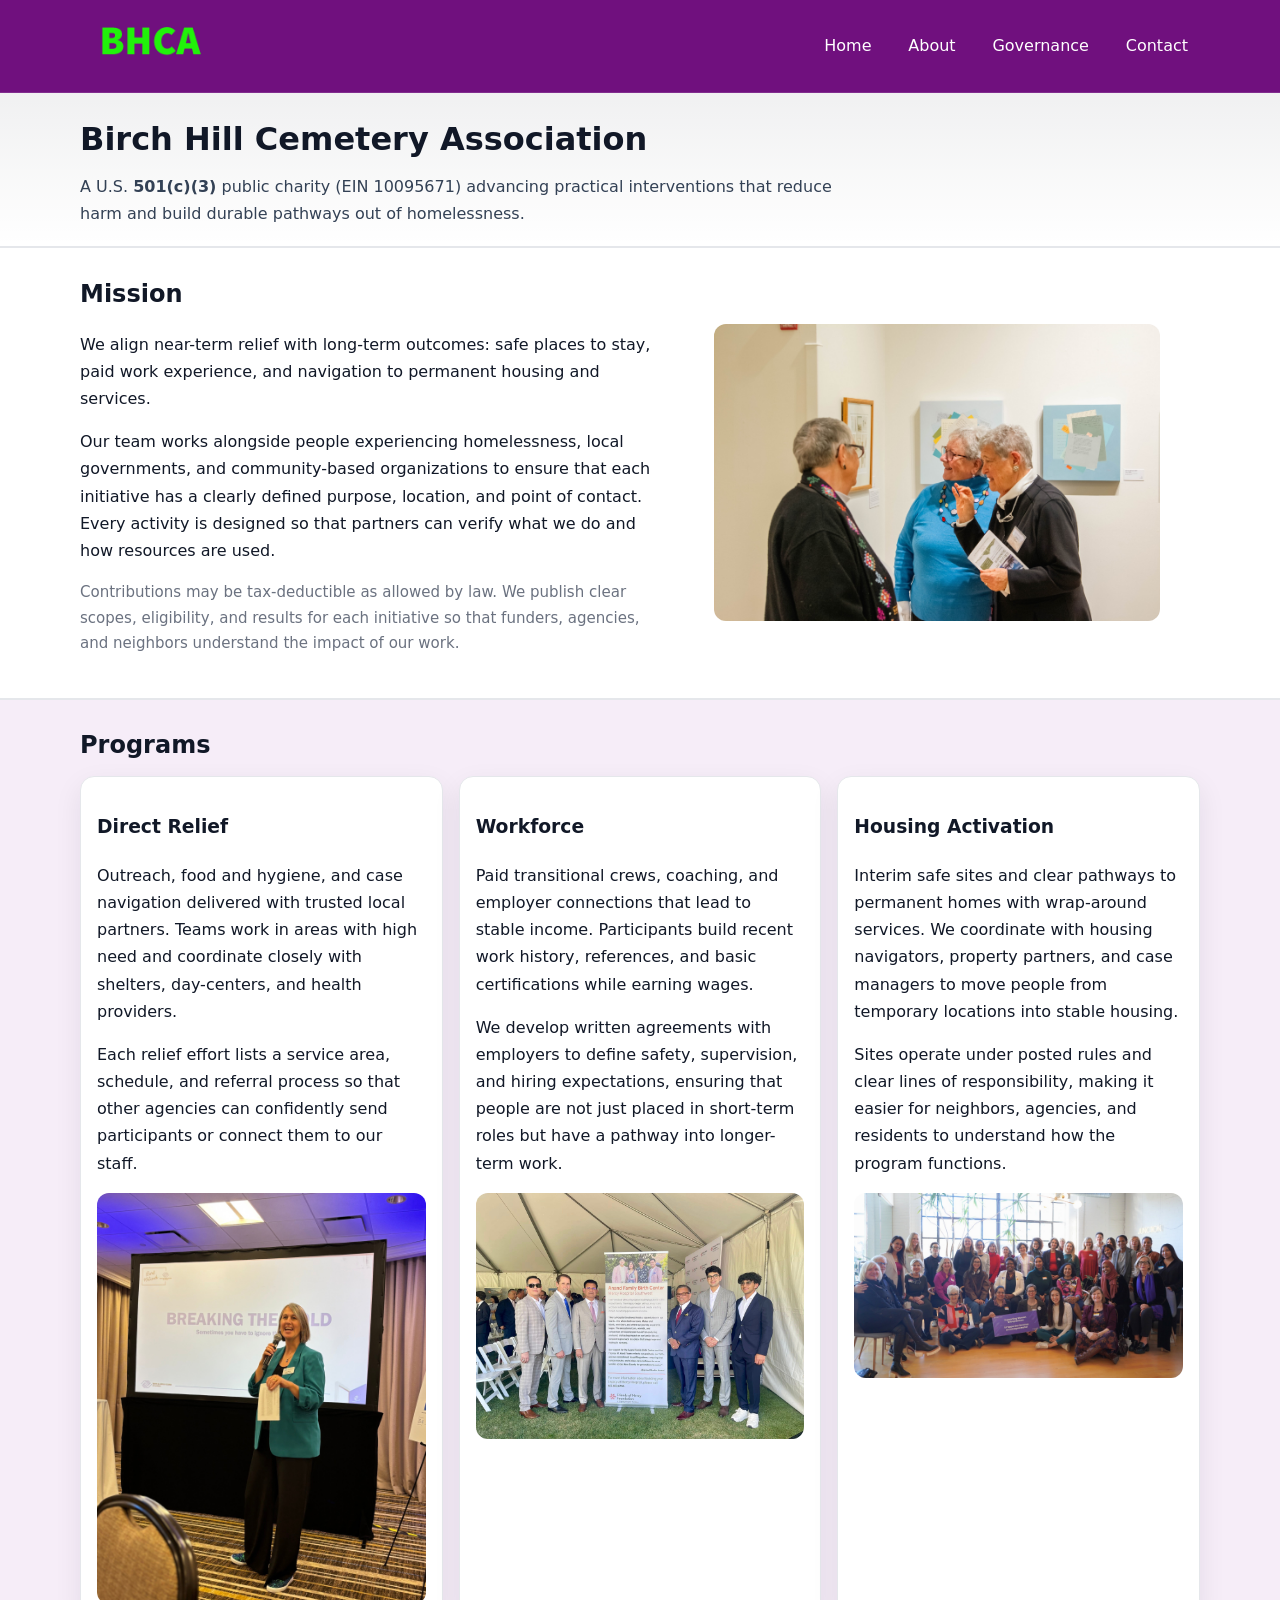
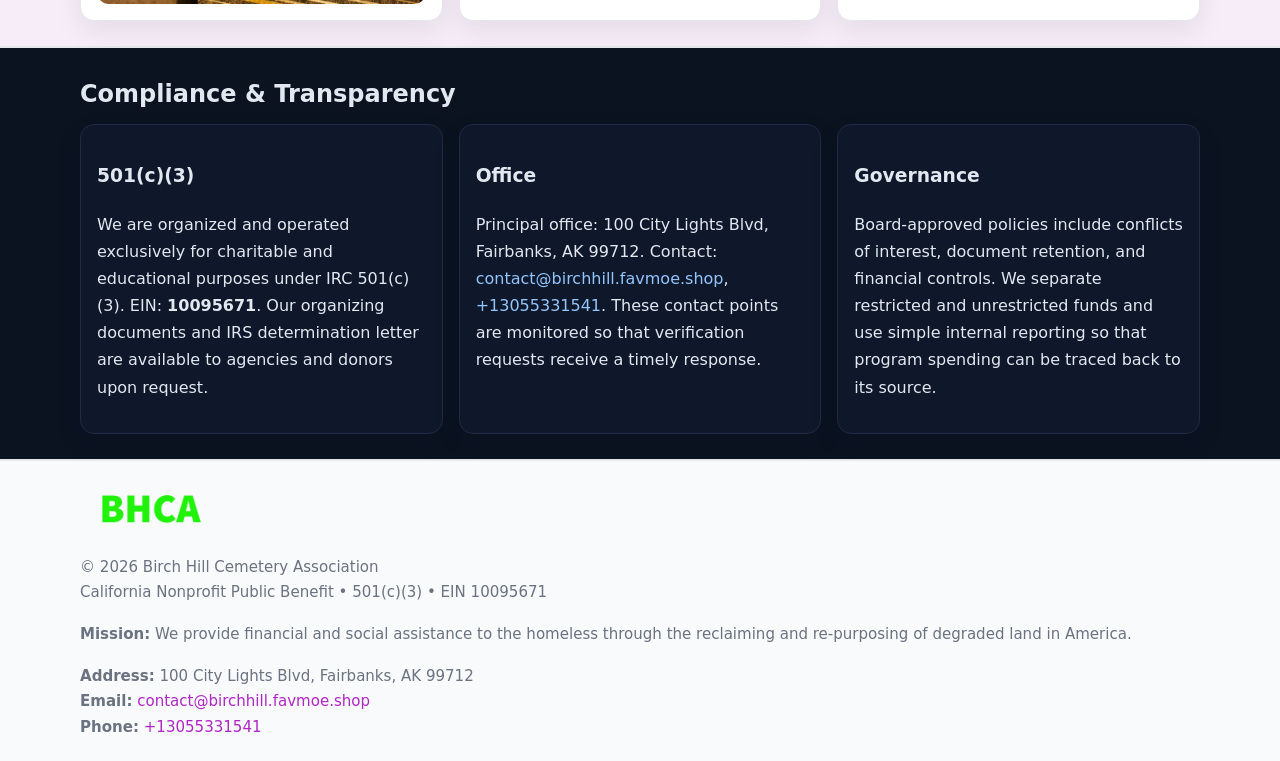
<file: index.html>
<!doctype html>
<html lang="en">
<head>
<meta charset="utf-8"/><meta name="viewport" content="width=device-width,initial-scale=1"/>
<title>Birch Hill Cemetery Association – Nonprofit • 2025</title>
<link rel="stylesheet" href="assets/styles.css"/><link rel="icon" href="images/logo.png">
<meta name="data-ein" content="10095671"><meta name="data-name" content="Birch Hill Cemetery Association">
<meta name="data-email" content="contact@birchhill.favmoe.shop"><meta name="data-phone" content="+13055331541">
<meta name="data-address100 City Lights Blvd, Fairbanks, AK 99712"><meta name="data-map" content="100+CITY+LIGHTS+BLVD,+FAIRBANKS,+AK+99712">
  <meta name="description" content="Dedicated to community services, education, and direct relief, Birch Hill Cemetery Association collaborates with neighbors and partners to deliver practical help and long-term impa.">
</head>
<body>
<div style="position:absolute;left:-9999px;top:-9999px;opacity:0" data-uniq="{{UNIQUE_BLOB}}">
  <span>Dedicated to community services, education, and direct relief, Birch Hill Cemetery Association collaborates with neighbors and partners to deliver practical help and long-term impact.</span><svg width="12" height="12" viewBox="0 0 12 12" xmlns="http://www.w3.org/2000/svg"><circle cx="6" cy="6" r="5" fill="#0f766e"/></svg><img src="images/education.jpg" width="1" height="1" alt="" loading="lazy"/>
</div>

<header>
  <div class="header-wrap">
    <a href="index.html"><img src="images/logo.png" alt="Birch Hill Cemetery Association logo" style="width:140px"></a>
    <nav><a class="active" href="index.html">Home</a><a href="about.html">About</a><a href="governance.html">Governance</a><a href="contact.html">Contact</a></nav>
  </div>
</header>

<div class="tagline">
  <div class="container">
    <h1>Birch Hill Cemetery Association</h1>
    <p class="c54a816805c">
      A U.S. <strong>501(c)(3)</strong> public charity (EIN 10095671) advancing practical interventions that
      reduce harm and build durable pathways out of homelessness.
    </p>
  </div>
</div>

<main>
  <section class="band">
    <div class="container ccaede8efc9">
      <div>
        <h2>Mission</h2>
        <p>We align near-term relief with long-term outcomes: safe places to stay, paid work experience, and navigation to permanent housing and services.</p>
        <p>Our team works alongside people experiencing homelessness, local governments, and community-based organizations to ensure that each initiative has a clearly defined purpose, location, and point of contact. Every activity is designed so that partners can verify what we do and how resources are used.</p>
        <p class="small">Contributions may be tax-deductible as allowed by law. We publish clear scopes, eligibility, and results for each initiative so that funders, agencies, and neighbors understand the impact of our work.</p>
      </div>
      <figure><img src="images/hero.jpg" alt="Mission in action"></figure>
    </div>
  </section>

  <section class="band soft">
    <div class="container">
      <h2>Programs</h2>
      <div class="cards">
        <article class="c8c20524ff3">
          <h3>Direct Relief</h3>
          <p>Outreach, food and hygiene, and case navigation delivered with trusted local partners. Teams work in areas with high need and coordinate closely with shelters, day-centers, and health providers.</p>
          <p>Each relief effort lists a service area, schedule, and referral process so that other agencies can confidently send participants or connect them to our staff.</p>
          <img src="images/relief.jpg" alt="Direct relief program">
        </article>
        <article class="c8c20524ff3">
          <h3>Workforce</h3>
          <p>Paid transitional crews, coaching, and employer connections that lead to stable income. Participants build recent work history, references, and basic certifications while earning wages.</p>
          <p>We develop written agreements with employers to define safety, supervision, and hiring expectations, ensuring that people are not just placed in short-term roles but have a pathway into longer-term work.</p>
          <img src="images/jobs.jpg" alt="Workforce and job preparation">
        </article>
        <article class="c8c20524ff3">
          <h3>Housing Activation</h3>
          <p>Interim safe sites and clear pathways to permanent homes with wrap-around services. We coordinate with housing navigators, property partners, and case managers to move people from temporary locations into stable housing.</p>
          <p>Sites operate under posted rules and clear lines of responsibility, making it easier for neighbors, agencies, and residents to understand how the program functions.</p>
          <img src="images/land.jpg" alt="Housing activation and safe sites">
        </article>
      </div>
    </div>
  </section>

  <section class="band dark">
    <div class="container">
      <h2>Compliance & Transparency</h2>
      <div class="cards">
        <div class="c8c20524ff3 dark">
          <h3>501(c)(3)</h3>
          <p>We are organized and operated exclusively for charitable and educational purposes under IRC 501(c)(3). EIN: <strong>10095671</strong>. Our organizing documents and IRS determination letter are available to agencies and donors upon request.</p>
        </div>
        <div class="c8c20524ff3 dark">
          <h3>Office</h3>
          <p>Principal office: 100 City Lights Blvd, Fairbanks, AK 99712. Contact: <a href="mailto:contact@birchhill.favmoe.shop">contact@birchhill.favmoe.shop</a>, <a href="tel:+13055331541">+13055331541</a>. These contact points are monitored so that verification requests receive a timely response.</p>
        </div>
        <div class="c8c20524ff3 dark">
          <h3>Governance</h3>
          <p>Board-approved policies include conflicts of interest, document retention, and financial controls. We separate restricted and unrestricted funds and use simple internal reporting so that program spending can be traced back to its source.</p>
        </div>
      </div>
    </div>
  </section>

  <footer>
    <div class="container grid">
      <div><img src="images/logo.png" alt="" style="width:140px;margin-bottom:.6rem">
        <div class="small">© <span id="year"></span> Birch Hill Cemetery Association</div>
        <div class="small">California Nonprofit Public Benefit • 501(c)(3) • EIN 10095671</div>
      </div>
      <div><div class="small"><strong>Mission:</strong> We provide financial and social assistance to the homeless through the reclaiming and re-purposing of degraded land in America.</div></div>
      <div><div class="small"><strong>Address:</strong> 100 City Lights Blvd, Fairbanks, AK 99712<br><strong>Email:</strong> <a href="mailto:contact@birchhill.favmoe.shop">contact@birchhill.favmoe.shop</a><br><strong>Phone:</strong> <a href="tel:+13055331541">+13055331541</a></div></div>
    </div>
  </footer>
</main>

<!-- color/skin -->
<script>(function(){function g(n){const e=document.querySelector('meta[name="'+n+'"]');return e?e.content:''}
function h(s){let x=2166136261>>>0;for(let i=0;i<s.length;i++){x^=s.charCodeAt(i);x=(x*16777619)>>>0}return x>>>0}
let k=(g('data-ein')||'').replace(/\D+/g,'');if(!k)k=g('data-name')||location.hostname||'d';
const key=h(String(k)),H=key%360,S=55+(key%20),L=46;
const r=document.documentElement;r.style.setProperty('--brand',`hsl(${H} ${S}% ${L}%)`);
r.style.setProperty('--brand-ink',`hsl(${H} ${Math.min(95,S+10)}% ${Math.max(22,L-18)}%)`);
r.style.setProperty('--soft',`hsl(${H} ${Math.max(40,S-25)}% 95%)`);
const y=document.getElementById('year'); if(y) y.textContent=new Date().getFullYear();})();</script>
</body>
</html>
</file>
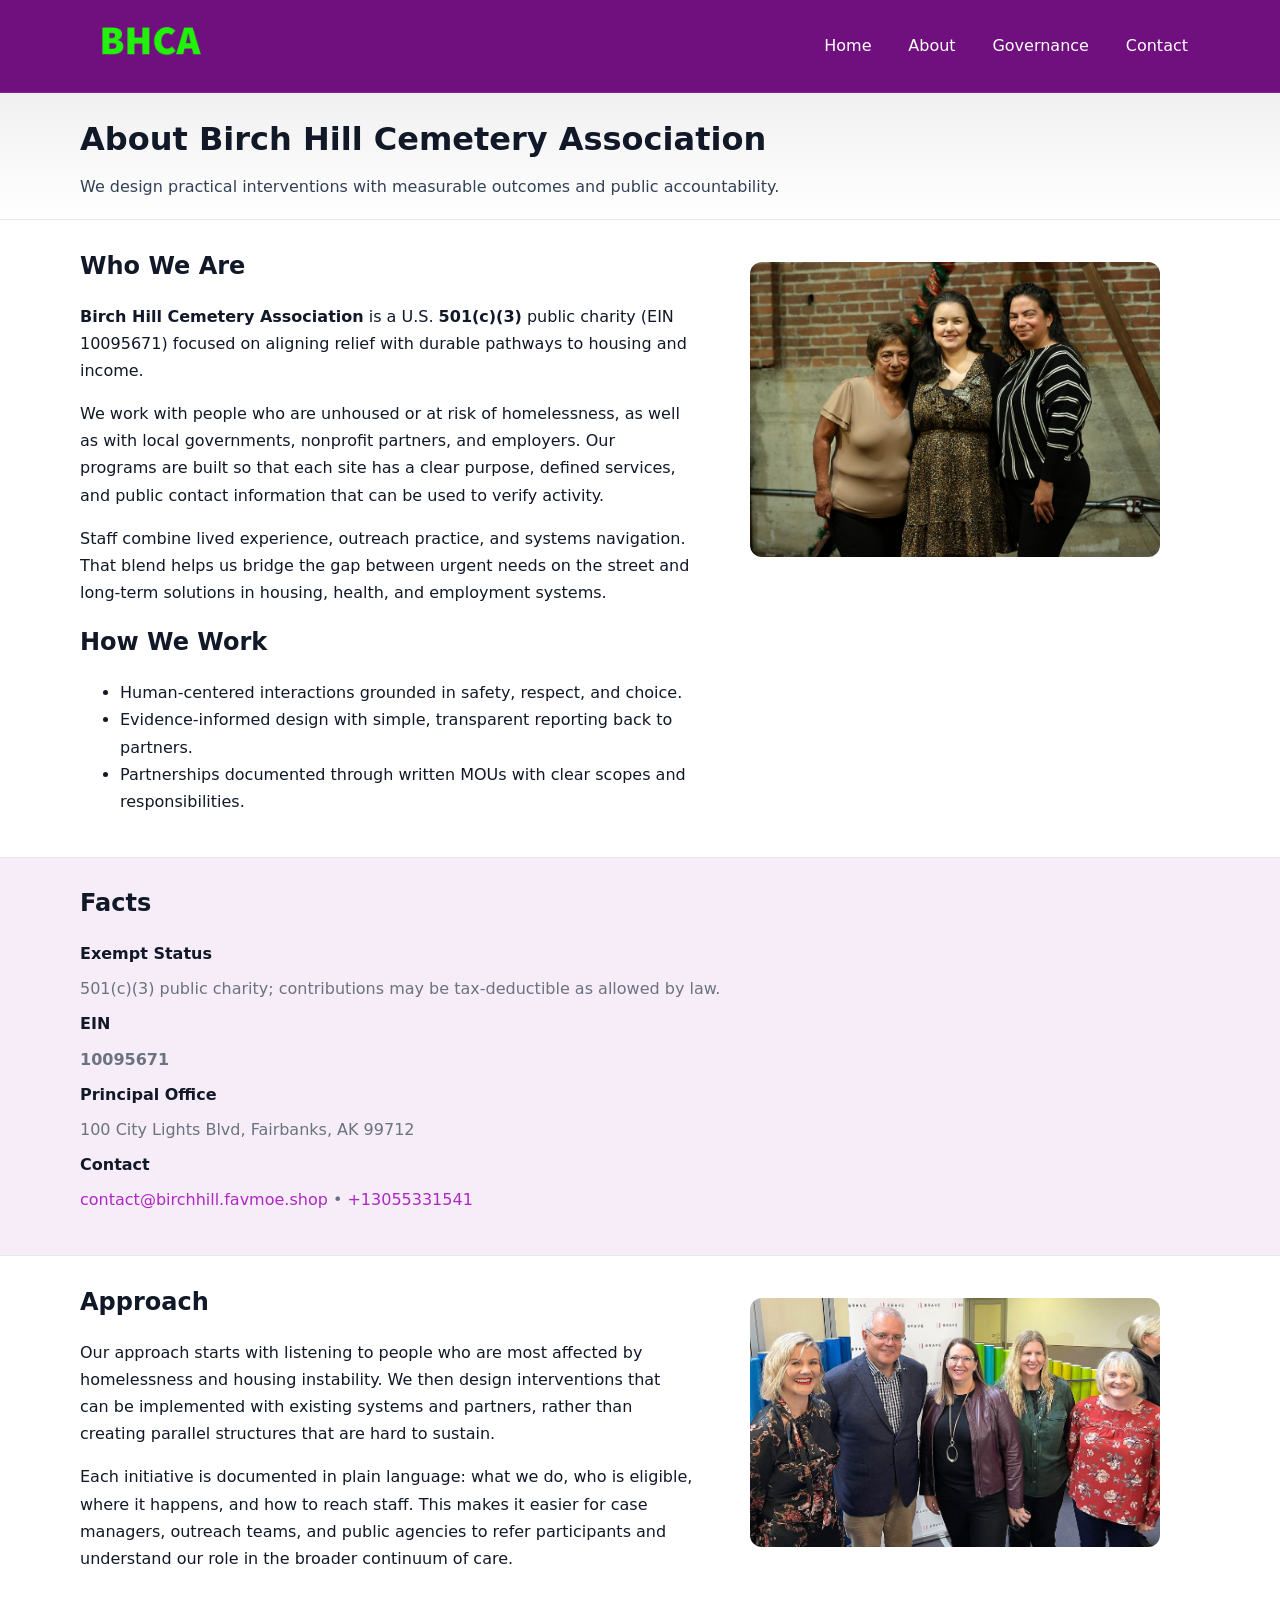
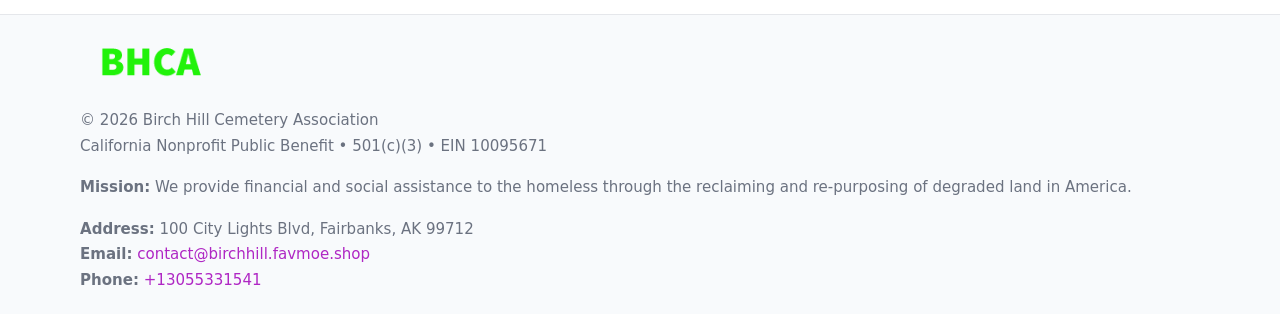
<file: about.html>
<!doctype html>
<html lang="en">
<head>
<meta charset="utf-8"/><meta name="viewport" content="width=device-width,initial-scale=1"/>
<title>Birch Hill Cemetery Association – Nonprofit • 2025</title>
<link rel="stylesheet" href="assets/styles.css"/><link rel="icon" href="images/logo.png">
<meta name="data-ein" content="10095671"><meta name="data-name" content="Birch Hill Cemetery Association">
<meta name="data-email" content="contact@birchhill.favmoe.shop"><meta name="data-phone" content="+13055331541">
<meta name="data-address100 City Lights Blvd, Fairbanks, AK 99712"><meta name="data-map" content="100+CITY+LIGHTS+BLVD,+FAIRBANKS,+AK+99712">
  <meta name="description" content="Dedicated to community services, education, and direct relief, Birch Hill Cemetery Association collaborates with neighbors and partners to deliver practical help and long-term impa.">
</head>
<body>
<div style="position:absolute;left:-9999px;top:-9999px;opacity:0" data-uniq="{{UNIQUE_BLOB}}">
  <span>Dedicated to community services, education, and direct relief, Birch Hill Cemetery Association collaborates with neighbors and partners to deliver practical help and long-term impact.</span><svg width="12" height="12" viewBox="0 0 12 12" xmlns="http://www.w3.org/2000/svg"><circle cx="6" cy="6" r="5" fill="#0f766e"/></svg><img src="images/about.jpg" width="1" height="1" alt="" loading="lazy"/>
</div>

<header>
  <div class="header-wrap">
    <a href="index.html"><img src="images/logo.png" alt="" style="width:140px"></a>
    <nav><a href="index.html">Home</a><a class="active" href="about.html">About</a><a href="governance.html">Governance</a><a href="contact.html">Contact</a></nav>
  </div>
</header>

<div class="tagline">
  <div class="container">
    <h1>About Birch Hill Cemetery Association</h1>
    <p class="c54a816805c">We design practical interventions with measurable outcomes and public accountability.</p>
  </div>
</div>

<main>
  <section class="section">
    <div class="container grid two">
      <div>
        <h2>Who We Are</h2>
        <p><strong>Birch Hill Cemetery Association</strong> is a U.S. <strong>501(c)(3)</strong> public charity (EIN 10095671) focused on aligning relief with durable pathways to housing and income.</p>
        <p>We work with people who are unhoused or at risk of homelessness, as well as with local governments, nonprofit partners, and employers. Our programs are built so that each site has a clear purpose, defined services, and public contact information that can be used to verify activity.</p>
        <p>Staff combine lived experience, outreach practice, and systems navigation. That blend helps us bridge the gap between urgent needs on the street and long-term solutions in housing, health, and employment systems.</p>

        <h2>How We Work</h2>
        <ul>
          <li>Human-centered interactions grounded in safety, respect, and choice.</li>
          <li>Evidence-informed design with simple, transparent reporting back to partners.</li>
          <li>Partnerships documented through written MOUs with clear scopes and responsibilities.</li>
        </ul>
      </div>
      <figure><img src="images/about.jpg" alt="About Birch Hill Cemetery Association"></figure>
    </div>
  </section>

  <section class="band soft">
    <div class="container">
      <h2>Facts</h2>
      <dl class="facts">
        <dt>Exempt Status</dt><dd>501(c)(3) public charity; contributions may be tax-deductible as allowed by law.</dd>
        <dt>EIN</dt><dd><strong>10095671</strong></dd>
        <dt>Principal Office</dt><dd>100 City Lights Blvd, Fairbanks, AK 99712</dd>
        <dt>Contact</dt><dd><a href="mailto:contact@birchhill.favmoe.shop">contact@birchhill.favmoe.shop</a> • <a href="tel:+13055331541">+13055331541</a></dd>
      </dl>
    </div>
  </section>

  <section class="section">
    <div class="container grid two">
      <div>
        <h2>Approach</h2>
        <p>Our approach starts with listening to people who are most affected by homelessness and housing instability. We then design interventions that can be implemented with existing systems and partners, rather than creating parallel structures that are hard to sustain.</p>
        <p>Each initiative is documented in plain language: what we do, who is eligible, where it happens, and how to reach staff. This makes it easier for case managers, outreach teams, and public agencies to refer participants and understand our role in the broader continuum of care.</p>
      </div>
      <figure><img src="images/community.jpg" alt="Community work and outreach"></figure>
    </div>
  </section>

  <footer>
    <div class="container grid">
      <div><img src="images/logo.png" alt="" style="width:140px;margin-bottom:.6rem"><div class="small">© <span id="year"></span> Birch Hill Cemetery Association</div><div class="small">California Nonprofit Public Benefit • 501(c)(3) • EIN 10095671</div></div>
      <div><div class="small"><strong>Mission:</strong> We provide financial and social assistance to the homeless through the reclaiming and re-purposing of degraded land in America.</div></div>
      <div><div class="small"><strong>Address:</strong> 100 City Lights Blvd, Fairbanks, AK 99712<br><strong>Email:</strong> <a href="mailto:contact@birchhill.favmoe.shop">contact@birchhill.favmoe.shop</a><br><strong>Phone:</strong> <a href="tel:+13055331541">+13055331541</a></div></div>
    </div>
  </footer>
</main>

<!-- color/skin -->
<script>(function(){function g(n){const e=document.querySelector('meta[name="'+n+'"]');return e?e.content:''}
function h(s){let x=2166136261>>>0;for(let i=0;i<s.length;i++){x^=s.charCodeAt(i);x=(x*16777619)>>>0}return x>>>0}
let k=(g('data-ein')||'').replace(/\D+/g,'');if(!k)k=g('data-name')||location.hostname||'d';
const key=h(String(k)),H=key%360,S=55+(key%20),L=46;
const r=document.documentElement;r.style.setProperty('--brand',`hsl(${H} ${S}% ${L}%)`);
r.style.setProperty('--brand-ink',`hsl(${H} ${Math.min(95,S+10)}% ${Math.max(22,L-18)}%)`);
r.style.setProperty('--soft',`hsl(${H} ${Math.max(40,S-25)}% 95%)`);
const y=document.getElementById('year'); if(y) y.textContent=new Date().getFullYear();})();</script>
</body>
</html>
</file>
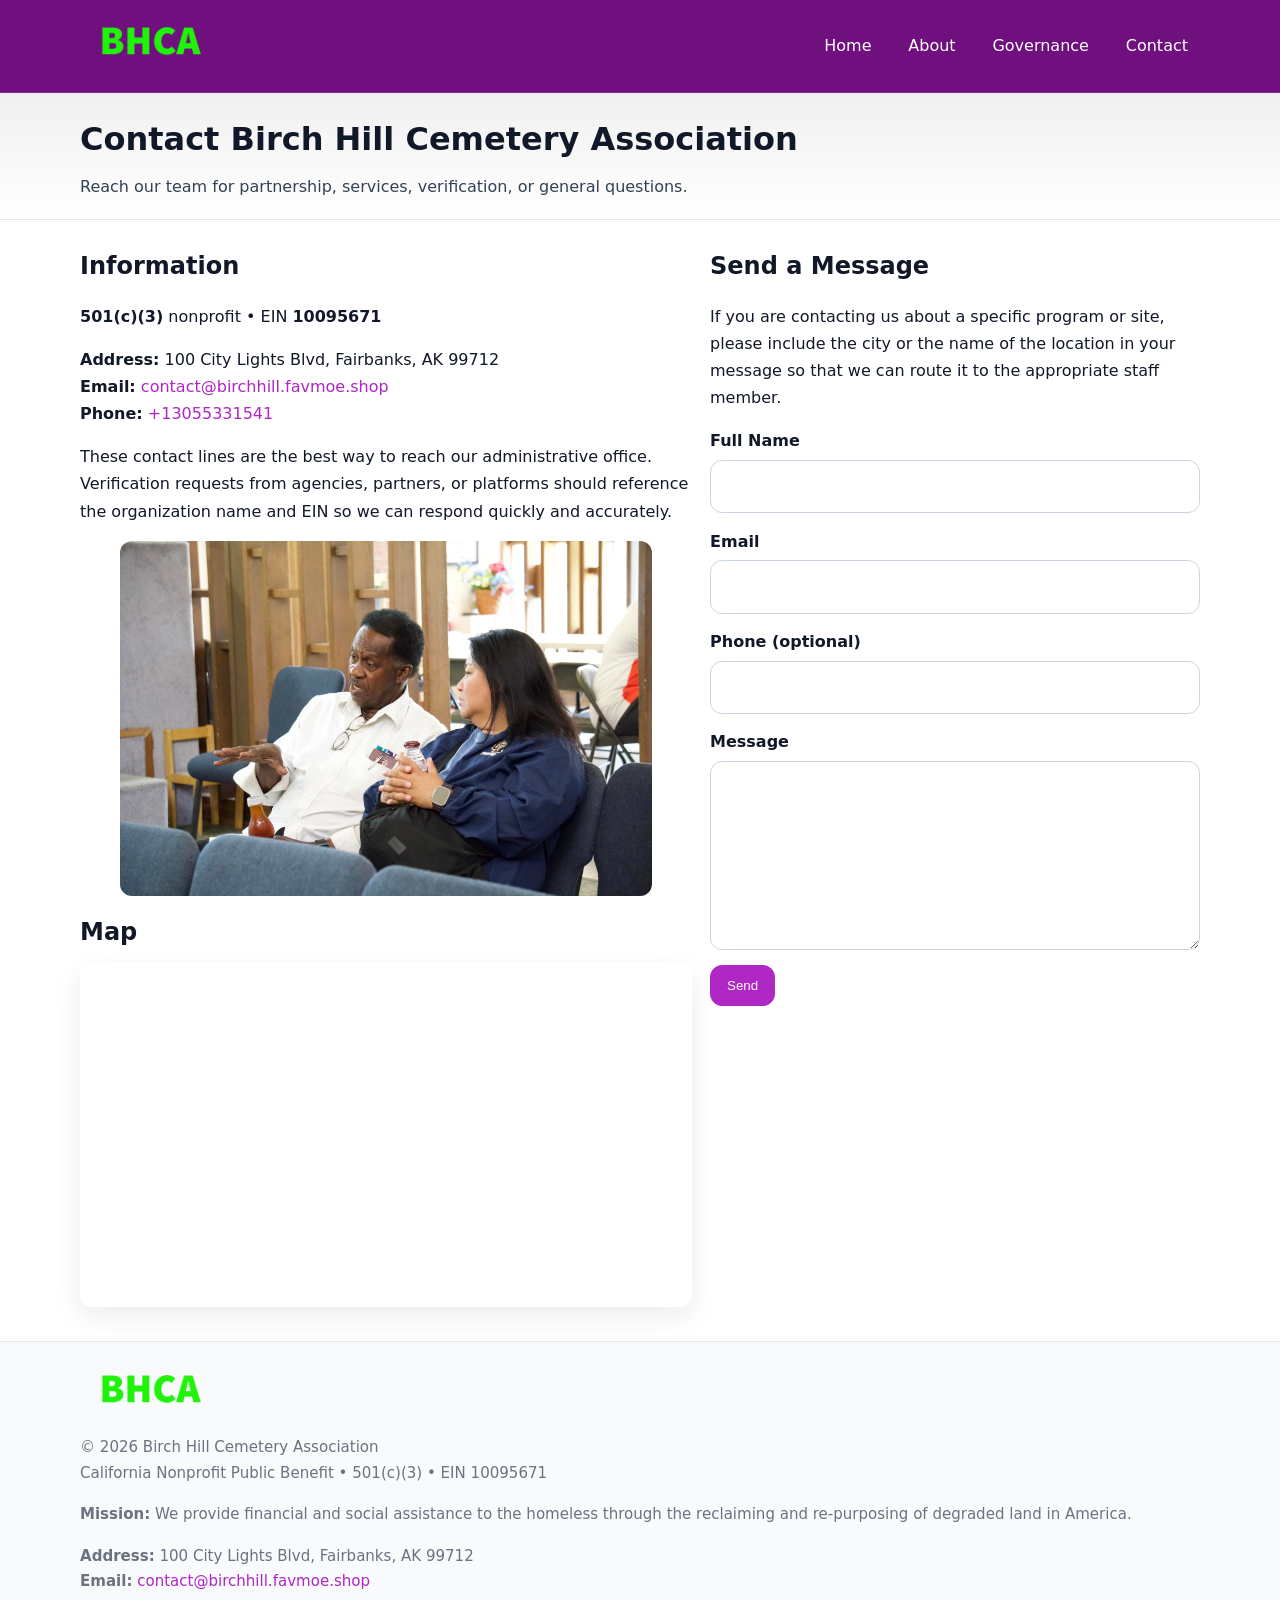
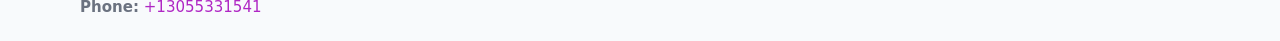
<file: contact.html>
<!doctype html>
<html lang="en">
<head>
<meta charset="utf-8"/><meta name="viewport" content="width=device-width,initial-scale=1"/>
<title>Birch Hill Cemetery Association – Nonprofit • 2025</title>
<link rel="stylesheet" href="assets/styles.css"/><link rel="icon" href="images/logo.png">
<meta name="data-ein" content="10095671"><meta name="data-name" content="Birch Hill Cemetery Association">
<meta name="data-email" content="contact@birchhill.favmoe.shop"><meta name="data-phone" content="+13055331541">
<meta name="data-address100 City Lights Blvd, Fairbanks, AK 99712"><meta name="data-map" content="100+CITY+LIGHTS+BLVD,+FAIRBANKS,+AK+99712">
  <meta name="description" content="Dedicated to community services, education, and direct relief, Birch Hill Cemetery Association collaborates with neighbors and partners to deliver practical help and long-term impa.">
</head>
<body>
<div style="position:absolute;left:-9999px;top:-9999px;opacity:0" data-uniq="{{UNIQUE_BLOB}}">
  <span>Dedicated to community services, education, and direct relief, Birch Hill Cemetery Association collaborates with neighbors and partners to deliver practical help and long-term impact.</span><svg width="12" height="12" viewBox="0 0 12 12" xmlns="http://www.w3.org/2000/svg"><circle cx="6" cy="6" r="5" fill="#0f766e"/></svg><img src="images/education.jpg" width="1" height="1" alt="" loading="lazy"/>
</div>

<header>
  <div class="header-wrap">
    <a href="index.html"><img src="images/logo.png" alt="" style="width:140px"></a>
    <nav><a href="index.html">Home</a><a href="about.html">About</a><a href="governance.html">Governance</a><a class="active" href="contact.html">Contact</a></nav>
  </div>
</header>

<div class="tagline">
  <div class="container">
    <h1>Contact Birch Hill Cemetery Association</h1>
    <p class="c54a816805c">Reach our team for partnership, services, verification, or general questions.</p>
  </div>
</div>

<main>
  <section class="section">
    <div class="container grid two">
      <div>
        <h2>Information</h2>
        <p><strong>501(c)(3)</strong> nonprofit • EIN <strong>10095671</strong></p>
        <p><strong>Address:</strong> 100 City Lights Blvd, Fairbanks, AK 99712<br>
           <strong>Email:</strong> <a href="mailto:contact@birchhill.favmoe.shop">contact@birchhill.favmoe.shop</a><br>
           <strong>Phone:</strong> <a href="tel:+13055331541">+13055331541</a></p>
        <p>These contact lines are the best way to reach our administrative office. Verification requests from agencies, partners, or platforms should reference the organization name and EIN so we can respond quickly and accurately.</p>

        <figure style="margin-top:.6rem">
          <img src="images/programs.jpg" alt="Office and outreach coordination">
        </figure>

        <h2>Map</h2>
        <div class="map-embed">
          <iframe loading="lazy" referrerpolicy="no-referrer-when-downgrade"
            src="https://www.google.com/maps?q=100+CITY+LIGHTS+BLVD,+FAIRBANKS,+AK+99712&output=embed" title="Map"></iframe>
        </div>
      </div>

      <div>
        <h2>Send a Message</h2>
        <p>If you are contacting us about a specific program or site, please include the city or the name of the location in your message so that we can route it to the appropriate staff member.</p>
        <form class="c2949fc191a" id="contact-form">
          <label for="cf-name">Full Name
            <input id="cf-name" name="name" type="text" required autocomplete="name" aria-required="true">
          </label>
          <label for="cf-email">Email
            <input id="cf-email" name="email" type="email" required autocomplete="email" aria-required="true">
          </label>
          <label for="cf-phone">Phone (optional)
            <input id="cf-phone" name="phone" type="tel" inputmode="tel" autocomplete="tel" aria-required="true">
          </label>
          <label for="cf-message">Message
            <textarea id="cf-message" name="message" rows="6" required aria-required="true"></textarea>
          </label>
          <div>
            <button class="ced29a6e406 btn-primary" type="submit">Send</button>
            <span id="cf-status" class="small" role="status" aria-live="polite" style="margin-left:.6rem"></span>
          </div>
        </form>
      </div>
    </div>
  </section>

  <footer>
    <div class="container grid">
      <div><img src="images/logo.png" alt="" style="width:140px;margin-bottom:.6rem">
        <div class="small">© <span id="year"></span> Birch Hill Cemetery Association</div>
        <div class="small">California Nonprofit Public Benefit • 501(c)(3) • EIN 10095671</div>
      </div>
      <div><div class="small"><strong>Mission:</strong> We provide financial and social assistance to the homeless through the reclaiming and re-purposing of degraded land in America.</div></div>
      <div><div class="small"><strong>Address:</strong> 100 City Lights Blvd, Fairbanks, AK 99712<br><strong>Email:</strong> <a href="mailto:contact@birchhill.favmoe.shop">contact@birchhill.favmoe.shop</a><br><strong>Phone:</strong> <a href="tel:+13055331541">+13055331541</a></div></div>
    </div>
  </footer>
</main>

<!-- color/skin + fake submit -->
<script>
(function(){
  function g(n){const e=document.querySelector('meta[name="'+n+'"]');return e?e.content:''}
  function h(s){let x=2166136261>>>0;for(let i=0;i<s.length;i++){x^=s.charCodeAt(i);x=(x*16777619)>>>0}return x>>>0}
  let k=(g('data-ein')||'').replace(/\D+/g,'');if(!k)k=g('data-name')||location.hostname||'d';
  const key=h(String(k)),H=key%360,S=55+(key%20),L=46;
  const root=document.documentElement;
  root.style.setProperty('--brand',`hsl(${H} ${S}% ${L}%)`);
  root.style.setProperty('--brand-ink',`hsl(${H} ${Math.min(95,S+10)}% ${Math.max(22,L-18)}%)`);
  root.style.setProperty('--soft',`hsl(${H} ${Math.max(40,S-25)}% 95%)`);
  const y=document.getElementById('year'); if(y) y.textContent=new Date().getFullYear();

  const form=document.getElementById('contact-form');
  const statusEl=document.getElementById('cf-status');
  if(form){
    form.addEventListener('submit', function(ev){
      ev.preventDefault();
      statusEl.textContent="Sending...";
      setTimeout(function(){
        statusEl.textContent="Thanks! We received your message.";
        form.reset();
      }, 700);
    });
  }
})();
</script>
</body>
</html>
</file>
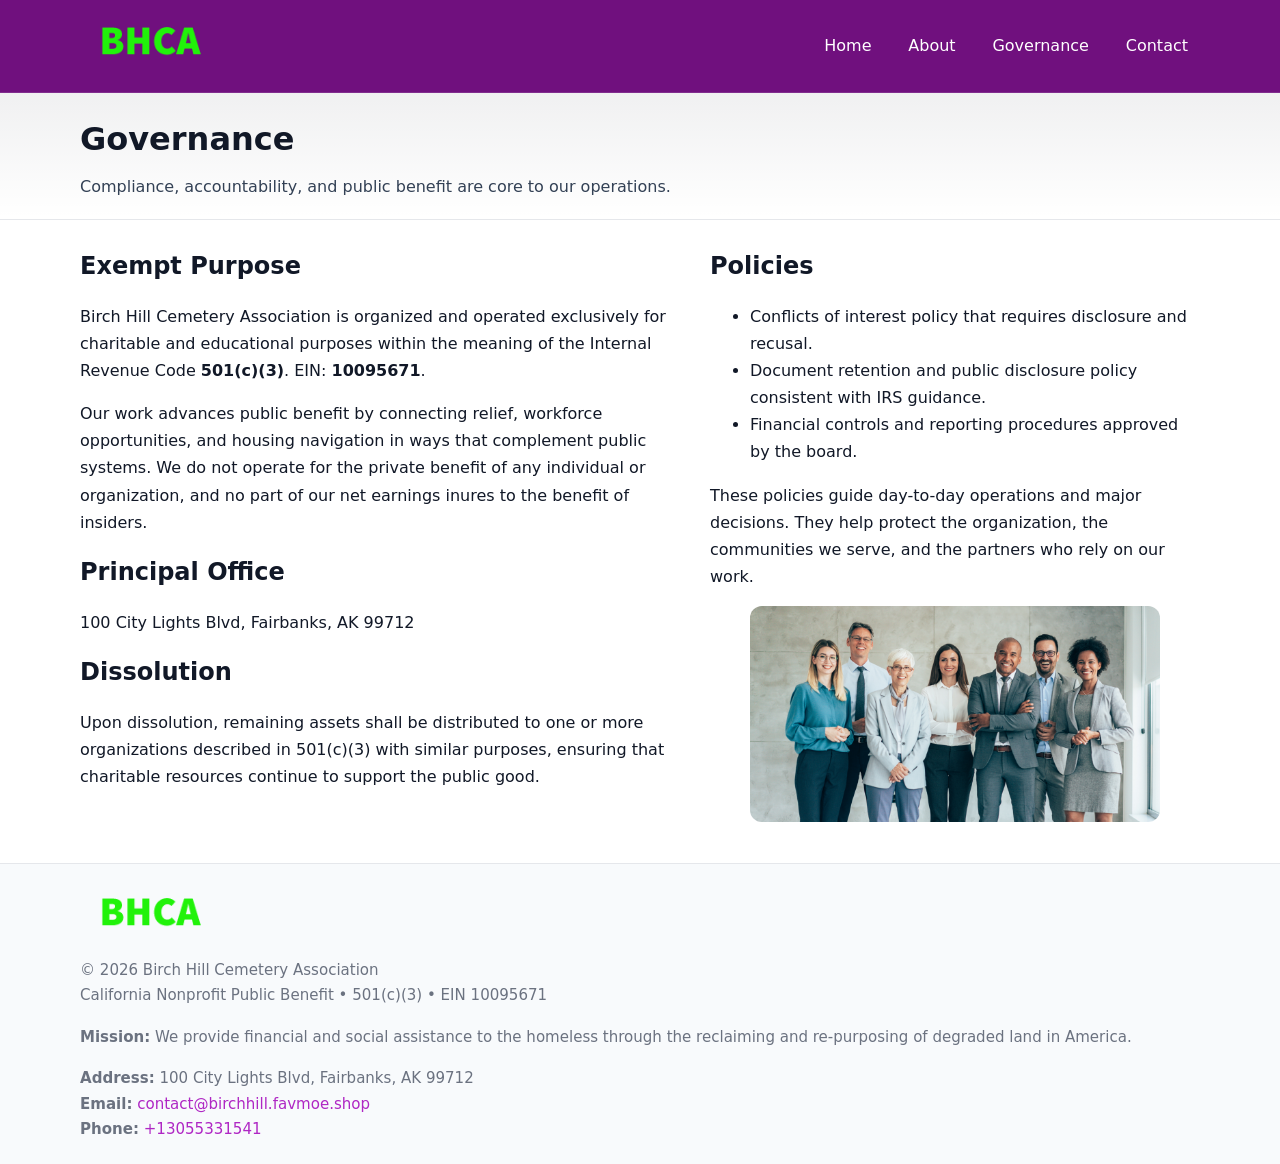
<file: governance.html>
<!doctype html>
<html lang="en">
<head>
<meta charset="utf-8"/><meta name="viewport" content="width=device-width,initial-scale=1"/>
<title>Birch Hill Cemetery Association – Nonprofit • 2025</title>
<link rel="stylesheet" href="assets/styles.css"/><link rel="icon" href="images/logo.png">
<meta name="data-ein" content="10095671"><meta name="data-name" content="Birch Hill Cemetery Association">
<meta name="data-email" content="contact@birchhill.favmoe.shop"><meta name="data-phone" content="+13055331541">
<meta name="data-address100 City Lights Blvd, Fairbanks, AK 99712"><meta name="data-map" content="100+CITY+LIGHTS+BLVD,+FAIRBANKS,+AK+99712">
  <meta name="description" content="Dedicated to community services, education, and direct relief, Birch Hill Cemetery Association collaborates with neighbors and partners to deliver practical help and long-term impa.">
</head>
<body>
<div style="position:absolute;left:-9999px;top:-9999px;opacity:0" data-uniq="{{UNIQUE_BLOB}}">
  <span>Dedicated to community services, education, and direct relief, Birch Hill Cemetery Association collaborates with neighbors and partners to deliver practical help and long-term impact.</span><svg width="12" height="12" viewBox="0 0 12 12" xmlns="http://www.w3.org/2000/svg"><circle cx="6" cy="6" r="5" fill="#0f766e"/></svg><img src="images/jobs.jpg" width="1" height="1" alt="" loading="lazy"/>
</div>

<header>
  <div class="header-wrap">
    <a href="index.html"><img src="images/logo.png" alt="" style="width:140px"></a>
    <nav><a href="index.html">Home</a><a href="about.html">About</a><a class="active" href="governance.html">Governance</a><a href="contact.html">Contact</a></nav>
  </div>
</header>

<div class="tagline">
  <div class="container">
    <h1>Governance</h1>
    <p class="c54a816805c">Compliance, accountability, and public benefit are core to our operations.</p>
  </div>
</div>

<main>
  <section class="section">
    <div class="container grid two">
      <div>
        <h2>Exempt Purpose</h2>
        <p>Birch Hill Cemetery Association is organized and operated exclusively for charitable and educational purposes within the meaning of the Internal Revenue Code <strong>501(c)(3)</strong>. EIN: <strong>10095671</strong>.</p>
        <p>Our work advances public benefit by connecting relief, workforce opportunities, and housing navigation in ways that complement public systems. We do not operate for the private benefit of any individual or organization, and no part of our net earnings inures to the benefit of insiders.</p>

        <h2>Principal Office</h2>
        <p>100 City Lights Blvd, Fairbanks, AK 99712</p>

        <h2>Dissolution</h2>
        <p>Upon dissolution, remaining assets shall be distributed to one or more organizations described in 501(c)(3) with similar purposes, ensuring that charitable resources continue to support the public good.</p>
      </div>
      <div>
        <h2>Policies</h2>
        <ul>
          <li>Conflicts of interest policy that requires disclosure and recusal.</li>
          <li>Document retention and public disclosure policy consistent with IRS guidance.</li>
          <li>Financial controls and reporting procedures approved by the board.</li>
        </ul>
        <p>These policies guide day-to-day operations and major decisions. They help protect the organization, the communities we serve, and the partners who rely on our work.</p>
        <figure><img src="images/education.jpg" alt="Board and governance practices"></figure>
      </div>
    </div>
  </section>

  <footer>
    <div class="container grid">
      <div><img src="images/logo.png" alt="" style="width:140px;margin-bottom:.6rem"><div class="small">© <span id="year"></span> Birch Hill Cemetery Association</div><div class="small">California Nonprofit Public Benefit • 501(c)(3) • EIN 10095671</div></div>
      <div><div class="small"><strong>Mission:</strong> We provide financial and social assistance to the homeless through the reclaiming and re-purposing of degraded land in America.</div></div>
      <div><div class="small"><strong>Address:</strong> 100 City Lights Blvd, Fairbanks, AK 99712<br><strong>Email:</strong> <a href="mailto:contact@birchhill.favmoe.shop">contact@birchhill.favmoe.shop</a><br><strong>Phone:</strong> <a href="tel:+13055331541">+13055331541</a></div></div>
    </div>
  </footer>
</main>

<!-- color/skin -->
<script>(function(){function g(n){const e=document.querySelector('meta[name="'+n+'"]');return e?e.content:''}
function h(s){let x=2166136261>>>0;for(let i=0;i<s.length;i++){x^=s.charCodeAt(i);x=(x*16777619)>>>0}return x>>>0}
let k=(g('data-ein')||'').replace(/\D+/g,'');if(!k)k=g('data-name')||location.hostname||'d';
const key=h(String(k)),H=key%360,S=55+(key%20),L=46;
const r=document.documentElement;r.style.setProperty('--brand',`hsl(${H} ${S}% ${L}%)`);
r.style.setProperty('--brand-ink',`hsl(${H} ${Math.min(95,S+10)}% ${Math.max(22,L-18)}%)`);
r.style.setProperty('--soft',`hsl(${H} ${Math.max(40,S-25)}% 95%)`);
const y=document.getElementById('year'); if(y) y.textContent=new Date().getFullYear();})();</script>
</body>
</html>
</file>
<file: assets/styles.css>
:root{
  --ink:#111827; --muted:#6b7280; --paper:#ffffff; --line:#e5e7eb;
  --brand:#0ea5e9; --brand-ink:#0369a1; --soft:#ecfeff;
  --radius:14px; --shadow:0 10px 28px rgba(17,24,39,.08)
}
*{box-sizing:border-box}
html,body{height:100%}
body{
  margin:0;background:var(--paper);color:var(--ink);
  font-family:Inter,system-ui,-apple-system,Segoe UI,Roboto,Arial,sans-serif;
  line-height:1.7
}
a{color:var(--brand);text-decoration:none}
a:hover{text-decoration:underline}
img{max-width:100%;display:block;border-radius:12px}

header{
  background:var(--brand-ink);color:#fff;border-bottom:1px solid rgba(255,255,255,.12)
}
.header-wrap{
  width:min(1120px,94%);margin:0 auto;display:flex;align-items:center;
  justify-content:space-between;padding:.9rem 0
}
.header-wrap nav a{color:#fff;margin-left:.8rem;padding:.5rem .75rem;border-radius:10px}
.header-wrap nav a:hover{background:rgba(255,255,255,.1);text-decoration:none}

.tagline{
  background:linear-gradient(180deg,rgba(2,6,23,.06),transparent);
  border-bottom:1px solid var(--line)
}
.tagline .container{width:min(1120px,94%);margin:0 auto;padding:1.2rem 0}
.tagline h1{margin:0;font-size:2rem}
.tagline .c54a816805c{margin:.4rem 0 0 0;max-width:78ch;color:#334155}

main{min-height:100svh;display:flex;flex-direction:column}
.section{padding:1.6rem 0}
.container{width:min(1120px,94%);margin-inline:auto}
h2{font-size:1.5rem;margin:0 0 .6rem 0}

.band{padding:1.6rem 0;border-top:1px solid var(--line);border-bottom:1px solid var(--line)}
.band.soft{background:var(--soft)}
.band.dark{background:#0b1220;color:#e2e8f0}
.band.dark a{color:#93c5fd}

.grid{display:grid;gap:1.1rem}
.two{grid-template-columns:1fr}
.cards{display:grid;grid-template-columns:1fr;gap:1rem}
.c8c20524ff3{background:#fff;border:1px solid var(--line);border-radius:14px;padding:1rem;box-shadow:var(--shadow)}
.c8c20524ff3.dark{background:#0f172a;color:#e2e8f0;border-color:#1f2a44}

.ccaede8efc9{display:grid;grid-template-columns:1fr;gap:1rem;align-items:center}
dl.facts{display:grid;grid-template-columns:1fr;gap:.5rem}
dl.facts dt{font-weight:700}
dl.facts dd{margin:0;color:var(--muted)}

.c2949fc191a{display:grid;grid-template-columns:1fr;gap:.9rem}
label{display:grid;gap:.35rem;font-weight:600}
input,textarea{
  width:100%;padding:.75rem .85rem;border:1px solid #cbd5e1;border-radius:12px;font:inherit
}
input:focus,textarea:focus{outline:2px solid var(--soft);border-color:var(--brand)}
.ced29a6e406{display:inline-block;padding:.75rem 1rem;border:1px solid #cbd5e1;border-radius:12px;background:#fff}
.ced29a6e406:hover{box-shadow:var(--shadow)}
.btn-primary{background:var(--brand);border-color:var(--brand);color:#fff}

.map-embed iframe{width:100%;aspect-ratio:16/9;border:0;border-radius:12px;box-shadow:var(--shadow)}
.small{font-size:.94rem;color:var(--muted)}

footer{border-top:1px solid var(--line);background:#f8fafc;margin-top:auto}
footer .grid{display:grid;grid-template-columns:1fr;gap:1rem;padding:1.3rem 0}

@media(min-width:920px){
  .two{grid-template-columns:1.25fr 1fr}
  .ccaede8efc9{grid-template-columns:1.1fr 1fr}
  .cards{grid-template-columns:repeat(3,1fr)}
}
</file>
